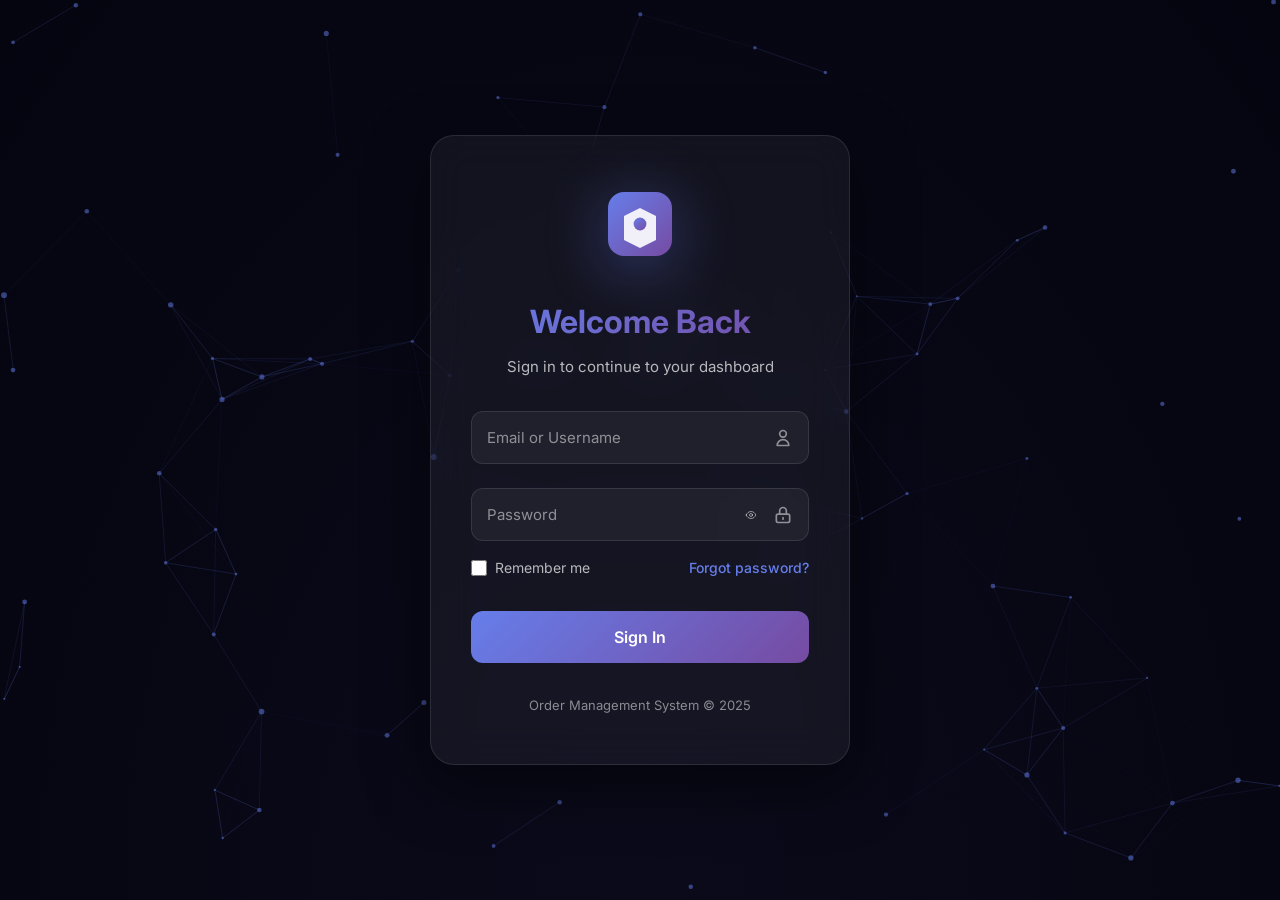
<file: ui/index.html>
<!DOCTYPE html>
<html lang="en">

<head>
    <meta charset="UTF-8">
    <meta name="viewport" content="width=device-width, initial-scale=1.0">
    <title>Login - Order Management System</title>
    <meta name="description" content="Order Management System - Secure Login">
    <link rel="preconnect" href="https://fonts.googleapis.com">
    <link rel="preconnect" href="https://fonts.gstatic.com" crossorigin>
    <link href="https://fonts.googleapis.com/css2?family=Inter:wght@300;400;500;600;700&display=swap" rel="stylesheet">
    <link rel="stylesheet" href="styles.css">
</head>

<body>
    <!-- Particle Background -->
    <canvas id="particles"></canvas>

    <!-- Login Container -->
    <div class="login-wrapper">
        <div class="login-box">
            <!-- Logo -->
            <div class="logo">
                <svg viewBox="0 0 100 100" fill="none" xmlns="http://www.w3.org/2000/svg">
                    <rect x="10" y="10" width="80" height="80" rx="20" fill="url(#gradient1)" />
                    <path d="M30 40 L50 30 L70 40 L70 70 L50 80 L30 70 Z" fill="white" opacity="0.9" />
                    <circle cx="50" cy="50" r="8" fill="url(#gradient1)" />
                    <defs>
                        <linearGradient id="gradient1" x1="0%" y1="0%" x2="100%" y2="100%">
                            <stop offset="0%" style="stop-color:#667eea;stop-opacity:1" />
                            <stop offset="100%" style="stop-color:#764ba2;stop-opacity:1" />
                        </linearGradient>
                    </defs>
                </svg>
            </div>

            <!-- Title -->
            <h1 class="title">Welcome Back</h1>
            <p class="subtitle">Sign in to continue to your dashboard</p>

            <!-- Alert Container -->
            <div id="alertContainer"></div>

            <!-- Login Form -->
            <form id="loginForm" class="form">
                <div class="input-group">
                    <input type="text" id="identifier" name="identifier" class="input" placeholder=" " required
                        autocomplete="username">
                    <label for="identifier" class="label">Email or Username</label>
                    <div class="input-icon">
                        <svg viewBox="0 0 24 24" fill="none" stroke="currentColor">
                            <path stroke-linecap="round" stroke-linejoin="round" stroke-width="2"
                                d="M16 7a4 4 0 11-8 0 4 4 0 018 0zM12 14a7 7 0 00-7 7h14a7 7 0 00-7-7z" />
                        </svg>
                    </div>
                </div>

                <div class="input-group">
                    <input type="password" id="password" name="password" class="input" placeholder=" " required
                        autocomplete="current-password">
                    <label for="password" class="label">Password</label>
                    <div class="input-icon">
                        <svg viewBox="0 0 24 24" fill="none" stroke="currentColor">
                            <path stroke-linecap="round" stroke-linejoin="round" stroke-width="2"
                                d="M12 15v2m-6 4h12a2 2 0 002-2v-6a2 2 0 00-2-2H6a2 2 0 00-2 2v6a2 2 0 002 2zm10-10V7a4 4 0 00-8 0v4h8z" />
                        </svg>
                    </div>
                    <button type="button" class="toggle-password" id="togglePassword">
                        <svg class="eye-icon" viewBox="0 0 24 24" fill="none" stroke="currentColor">
                            <path stroke-linecap="round" stroke-linejoin="round" stroke-width="2"
                                d="M15 12a3 3 0 11-6 0 3 3 0 016 0z" />
                            <path stroke-linecap="round" stroke-linejoin="round" stroke-width="2"
                                d="M2.458 12C3.732 7.943 7.523 5 12 5c4.478 0 8.268 2.943 9.542 7-1.274 4.057-5.064 7-9.542 7-4.477 0-8.268-2.943-9.542-7z" />
                        </svg>
                    </button>
                </div>

                <div class="form-footer">
                    <label class="remember">
                        <input type="checkbox" id="rememberMe">
                        <span>Remember me</span>
                    </label>
                    <a href="#" class="forgot-link">Forgot password?</a>
                </div>

                <button type="submit" class="submit-btn" id="submitBtn">
                    <span class="btn-text">Sign In</span>
                    <div class="btn-loader"></div>
                </button>
            </form>

            <!-- Footer -->
            <div class="login-footer">
                <p>Order Management System © 2025</p>
            </div>
        </div>
    </div>

    <script src="script.js"></script>
</body>

</html>
</file>
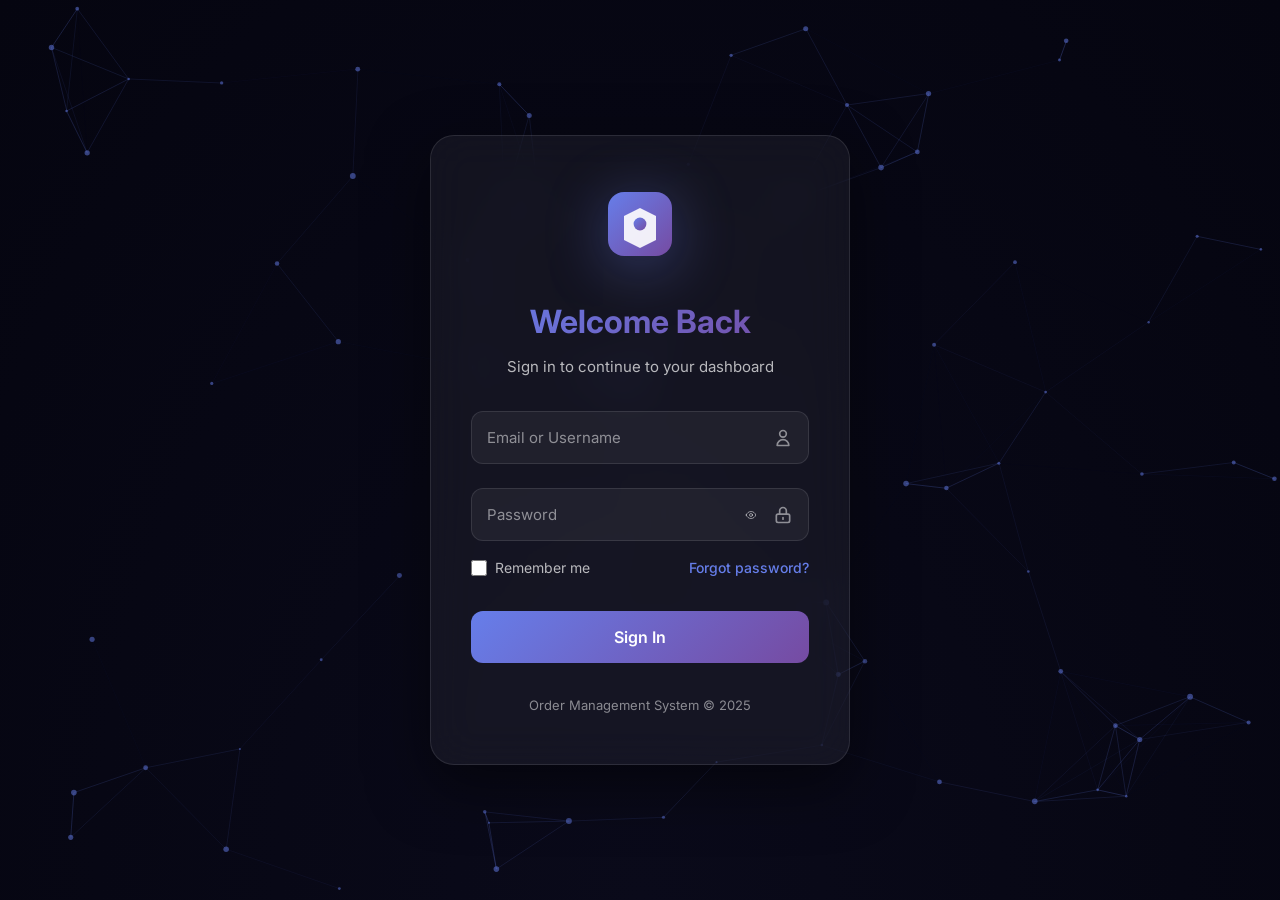
<file: ui/admin/dashboard.html>
<!DOCTYPE html>
<html lang="en">

<head>
    <meta charset="UTF-8">
    <meta name="viewport" content="width=device-width, initial-scale=1.0">
    <title>Admin Dashboard - OMS</title>
    <link href="https://fonts.googleapis.com/css2?family=Inter:wght@300;400;500;600;700&display=swap" rel="stylesheet">
    <link rel="stylesheet" href="dashboard.css">
</head>

<body>
    <!-- Sidebar -->
    <aside class="sidebar" id="sidebar">
        <div class="sidebar-header">
            <div class="logo">
                <svg viewBox="0 0 100 100" fill="none" xmlns="http://www.w3.org/2000/svg">
                    <rect x="10" y="10" width="80" height="80" rx="20" fill="url(#gradient1)" />
                    <path d="M30 40 L50 30 L70 40 L70 70 L50 80 L30 70 Z" fill="white" opacity="0.9" />
                    <circle cx="50" cy="50" r="8" fill="url(#gradient1)" />
                    <defs>
                        <linearGradient id="gradient1" x1="0%" y1="0%" x2="100%" y2="100%">
                            <stop offset="0%" style="stop-color:#667eea;stop-opacity:1" />
                            <stop offset="100%" style="stop-color:#764ba2;stop-opacity:1" />
                        </linearGradient>
                    </defs>
                </svg>
                <span class="logo-text">OMS Admin</span>
            </div>
            <button class="sidebar-toggle" id="sidebarToggle">
                <svg viewBox="0 0 24 24" fill="none" stroke="currentColor">
                    <path stroke-linecap="round" stroke-linejoin="round" stroke-width="2" d="M4 6h16M4 12h16M4 18h16" />
                </svg>
            </button>
        </div>

        <nav class="sidebar-nav">
            <a href="#" class="nav-item active" data-page="overview">
                <svg viewBox="0 0 24 24" fill="none" stroke="currentColor">
                    <path stroke-linecap="round" stroke-linejoin="round" stroke-width="2"
                        d="M3 12l2-2m0 0l7-7 7 7M5 10v10a1 1 0 001 1h3m10-11l2 2m-2-2v10a1 1 0 01-1 1h-3m-6 0a1 1 0 001-1v-4a1 1 0 011-1h2a1 1 0 011 1v4a1 1 0 001 1m-6 0h6" />
                </svg>
                <span>Overview</span>
            </a>
            <a href="#" class="nav-item" data-page="companies">
                <svg viewBox="0 0 24 24" fill="none" stroke="currentColor">
                    <path stroke-linecap="round" stroke-linejoin="round" stroke-width="2"
                        d="M19 21V5a2 2 0 00-2-2H7a2 2 0 00-2 2v16m14 0h2m-2 0h-5m-9 0H3m2 0h5M9 7h1m-1 4h1m4-4h1m-1 4h1m-5 10v-5a1 1 0 011-1h2a1 1 0 011 1v5m-4 0h4" />
                </svg>
                <span>Companies</span>
            </a>
            <a href="#" class="nav-item" data-page="users">
                <svg viewBox="0 0 24 24" fill="none" stroke="currentColor">
                    <path stroke-linecap="round" stroke-linejoin="round" stroke-width="2"
                        d="M12 4.354a4 4 0 110 5.292M15 21H3v-1a6 6 0 0112 0v1zm0 0h6v-1a6 6 0 00-9-5.197M13 7a4 4 0 11-8 0 4 4 0 018 0z" />
                </svg>
                <span>Users</span>
            </a>
            <a href="#" class="nav-item" data-page="products">
                <svg viewBox="0 0 24 24" fill="none" stroke="currentColor">
                    <path stroke-linecap="round" stroke-linejoin="round" stroke-width="2"
                        d="M20 7l-8-4-8 4m16 0l-8 4m8-4v10l-8 4m0-10L4 7m8 4v10M4 7v10l8 4" />
                </svg>
                <span>Products</span>
            </a>
            <a href="#" class="nav-item" data-page="inventory">
                <svg viewBox="0 0 24 24" fill="none" stroke="currentColor">
                    <path stroke-linecap="round" stroke-linejoin="round" stroke-width="2"
                        d="M20 13V6a2 2 0 00-2-2H6a2 2 0 00-2 2v7m16 0v5a2 2 0 01-2 2H6a2 2 0 01-2-2v-5m16 0h-2.586a1 1 0 00-.707.293l-2.414 2.414a1 1 0 01-.707.293h-3.172a1 1 0 01-.707-.293l-2.414-2.414A1 1 0 006.586 13H4" />
                </svg>
                <span>Inventory</span>
            </a>
            <a href="#" class="nav-item" data-page="orders">
                <svg viewBox="0 0 24 24" fill="none" stroke="currentColor">
                    <path stroke-linecap="round" stroke-linejoin="round" stroke-width="2"
                        d="M9 5H7a2 2 0 00-2 2v12a2 2 0 002 2h10a2 2 0 002-2V7a2 2 0 00-2-2h-2M9 5a2 2 0 002 2h2a2 2 0 002-2M9 5a2 2 0 012-2h2a2 2 0 012 2m-3 7h3m-3 4h3m-6-4h.01M9 16h.01" />
                </svg>
                <span>Orders</span>
            </a>
            <a href="#" class="nav-item" data-page="roles">
                <svg viewBox="0 0 24 24" fill="none" stroke="currentColor">
                    <path stroke-linecap="round" stroke-linejoin="round" stroke-width="2"
                        d="M9 12l2 2 4-4m5.618-4.016A11.955 11.955 0 0112 2.944a11.955 11.955 0 01-8.618 3.04A12.02 12.02 0 003 9c0 5.591 3.824 10.29 9 11.622 5.176-1.332 9-6.03 9-11.622 0-1.042-.133-2.052-.382-3.016z" />
                </svg>
                <span>Roles</span>
            </a>
        </nav>

        <div class="sidebar-footer">
            <div class="user-info">
                <div class="user-avatar">
                    <svg viewBox="0 0 24 24" fill="none" stroke="currentColor">
                        <path stroke-linecap="round" stroke-linejoin="round" stroke-width="2"
                            d="M16 7a4 4 0 11-8 0 4 4 0 018 0zM12 14a7 7 0 00-7 7h14a7 7 0 00-7-7z" />
                    </svg>
                </div>
                <div class="user-details">
                    <div class="user-name" id="userName">Admin</div>
                    <div class="user-role">Administrator</div>
                </div>
            </div>
            <button class="logout-btn" onclick="logout()">
                <svg viewBox="0 0 24 24" fill="none" stroke="currentColor">
                    <path stroke-linecap="round" stroke-linejoin="round" stroke-width="2"
                        d="M17 16l4-4m0 0l-4-4m4 4H7m6 4v1a3 3 0 01-3 3H6a3 3 0 01-3-3V7a3 3 0 013-3h4a3 3 0 013 3v1" />
                </svg>
            </button>
        </div>
    </aside>

    <!-- Main Content -->
    <main class="main-content">
        <!-- Header -->
        <header class="header">
            <button class="mobile-menu-btn" id="mobileMenuBtn">
                <svg viewBox="0 0 24 24" fill="none" stroke="currentColor">
                    <path stroke-linecap="round" stroke-linejoin="round" stroke-width="2" d="M4 6h16M4 12h16M4 18h16" />
                </svg>
            </button>
            <h1 class="page-title" id="pageTitle">Overview</h1>
            <div class="header-actions">
                <button class="icon-btn" id="notificationBtn">
                    <svg viewBox="0 0 24 24" fill="none" stroke="currentColor">
                        <path stroke-linecap="round" stroke-linejoin="round" stroke-width="2"
                            d="M15 17h5l-1.405-1.405A2.032 2.032 0 0118 14.158V11a6.002 6.002 0 00-4-5.659V5a2 2 0 10-4 0v.341C7.67 6.165 6 8.388 6 11v3.159c0 .538-.214 1.055-.595 1.436L4 17h5m6 0v1a3 3 0 11-6 0v-1m6 0H9" />
                    </svg>
                    <span class="badge">3</span>
                </button>
            </div>
        </header>

        <!-- Content Area -->
        <div class="content" id="content">
            <!-- Content will be loaded dynamically -->
        </div>
    </main>

    <script src="dashboard.js"></script>
</body>

</html>
</file>
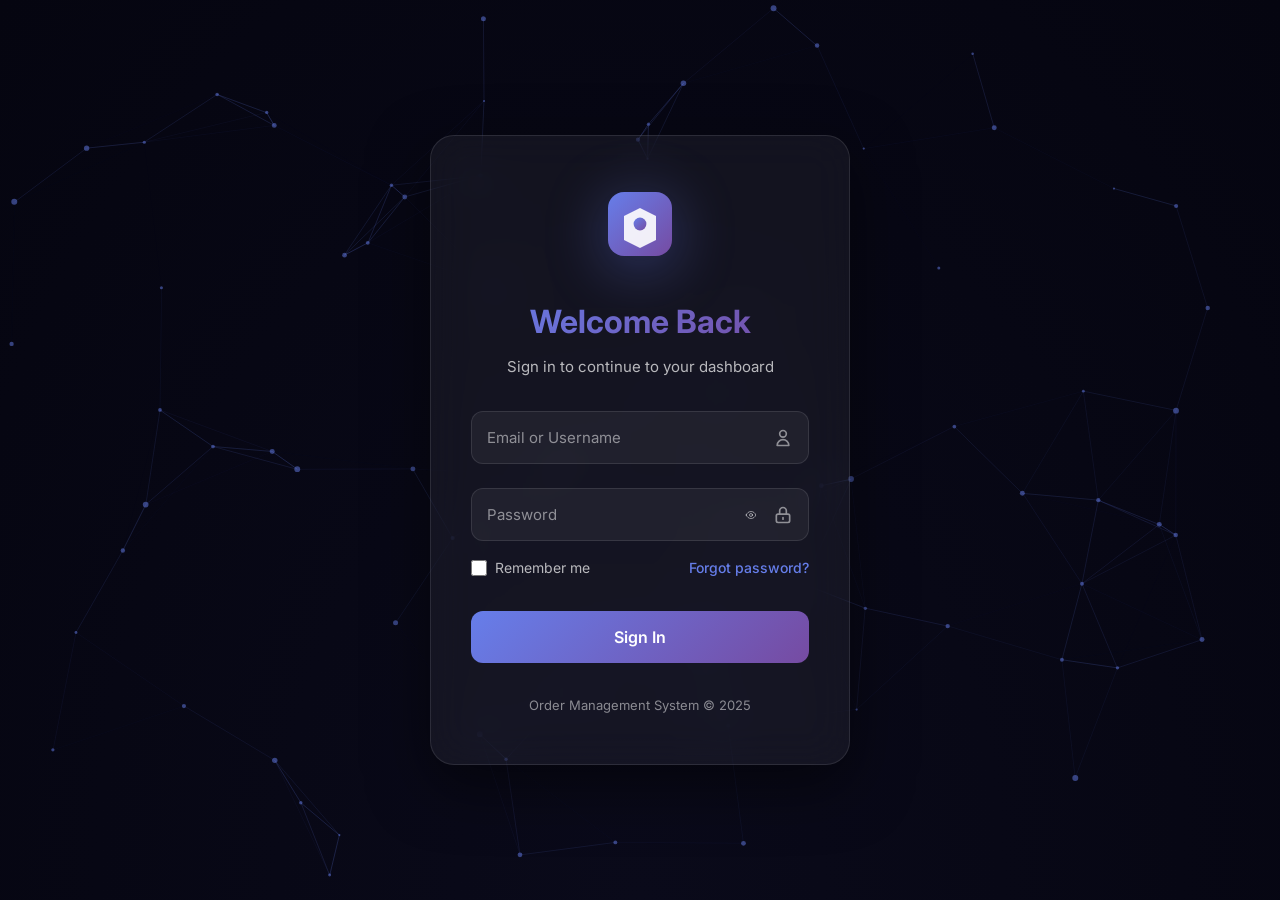
<file: ui/user/dashboard.html>
<!DOCTYPE html>
<html lang="en">

<head>
    <meta charset="UTF-8">
    <meta name="viewport" content="width=device-width, initial-scale=1.0">
    <title>User Dashboard - OMS</title>
    <link href="https://fonts.googleapis.com/css2?family=Inter:wght@300;400;500;600;700&display=swap" rel="stylesheet">
    <style>
        * {
            margin: 0;
            padding: 0;
            box-sizing: border-box;
        }

        body {
            font-family: 'Inter', sans-serif;
            background: linear-gradient(135deg, #667eea 0%, #764ba2 100%);
            min-height: 100vh;
            display: flex;
            align-items: center;
            justify-content: center;
            color: white;
        }

        .dashboard-container {
            text-align: center;
            padding: 3rem;
            background: rgba(255, 255, 255, 0.1);
            border-radius: 2rem;
            backdrop-filter: blur(20px);
            border: 1px solid rgba(255, 255, 255, 0.2);
            box-shadow: 0 20px 60px rgba(0, 0, 0, 0.3);
            max-width: 600px;
        }

        h1 {
            font-size: 3rem;
            margin-bottom: 1rem;
            animation: fadeIn 0.8s ease;
        }

        p {
            font-size: 1.25rem;
            margin-bottom: 2rem;
            opacity: 0.9;
            animation: fadeIn 0.8s ease 0.2s both;
        }

        .user-info {
            background: rgba(255, 255, 255, 0.1);
            padding: 1.5rem;
            border-radius: 1rem;
            margin-bottom: 2rem;
            animation: fadeIn 0.8s ease 0.4s both;
        }

        .logout-btn {
            padding: 1rem 2rem;
            background: white;
            color: #667eea;
            border: none;
            border-radius: 0.5rem;
            font-size: 1rem;
            font-weight: 600;
            cursor: pointer;
            transition: all 0.3s ease;
            animation: fadeIn 0.8s ease 0.6s both;
        }

        .logout-btn:hover {
            transform: translateY(-2px);
            box-shadow: 0 10px 30px rgba(0, 0, 0, 0.3);
        }

        @keyframes fadeIn {
            from {
                opacity: 0;
                transform: translateY(20px);
            }

            to {
                opacity: 1;
                transform: translateY(0);
            }
        }
    </style>
</head>

<body>
    <div class="dashboard-container">
        <h1>🎉 Welcome!</h1>
        <p>You have successfully logged in to the Order Management System</p>

        <div class="user-info">
            <h3>User Information</h3>
            <p id="userEmail">Loading...</p>
            <p id="userType">Type: User</p>
        </div>

        <button class="logout-btn" onclick="logout()">Logout</button>
    </div>

    <script>
        // Display user information
        const userEmail = localStorage.getItem('userEmail');
        const userType = localStorage.getItem('userType');

        if (userEmail) {
            document.getElementById('userEmail').textContent = `Email: ${userEmail}`;
        }

        if (userType) {
            document.getElementById('userType').textContent = `Type: ${userType.charAt(0).toUpperCase() + userType.slice(1)}`;
        }

        // Check if user is logged in
        const accessToken = localStorage.getItem('accessToken');
        if (!accessToken) {
            window.location.href = '../index.html';
        }

        // Logout function
        function logout() {
            localStorage.clear();
            window.location.href = '../index.html';
        }
    </script>
</body>

</html>
</file>
<file: ui/styles.css>
/* ========================================
   RESET & VARIABLES
   ======================================== */
* {
    margin: 0;
    padding: 0;
    box-sizing: border-box;
}

:root {
    /* Colors */
    --primary: #667eea;
    --primary-dark: #5568d3;
    --secondary: #764ba2;
    --bg-dark: #0a0a1a;
    --bg-darker: #050510;
    --text-primary: #ffffff;
    --text-secondary: rgba(255, 255, 255, 0.7);
    --text-muted: rgba(255, 255, 255, 0.5);
    --success: #10b981;
    --error: #ef4444;
    --warning: #f59e0b;

    /* Glass */
    --glass-bg: rgba(255, 255, 255, 0.05);
    --glass-border: rgba(255, 255, 255, 0.1);
    --glass-shadow: rgba(0, 0, 0, 0.5);

    /* Transitions */
    --transition: 0.3s cubic-bezier(0.4, 0, 0.2, 1);
}

body {
    font-family: 'Inter', -apple-system, BlinkMacSystemFont, 'Segoe UI', sans-serif;
    background: var(--bg-darker);
    color: var(--text-primary);
    min-height: 100vh;
    overflow: hidden;
    line-height: 1.6;
}

/* ========================================
   PARTICLE BACKGROUND
   ======================================== */
#particles {
    position: fixed;
    top: 0;
    left: 0;
    width: 100%;
    height: 100%;
    z-index: 0;
    background: radial-gradient(ellipse at bottom, var(--bg-dark) 0%, var(--bg-darker) 100%);
}

/* ========================================
   LOGIN WRAPPER
   ======================================== */
.login-wrapper {
    position: relative;
    z-index: 1;
    min-height: 100vh;
    display: flex;
    align-items: center;
    justify-content: center;
    padding: 2rem;
}

.login-box {
    width: 100%;
    max-width: 420px;
    background: var(--glass-bg);
    backdrop-filter: blur(20px);
    border: 1px solid var(--glass-border);
    border-radius: 24px;
    padding: 3rem 2.5rem;
    box-shadow: 0 20px 60px var(--glass-shadow);
    animation: fadeInUp 0.6s ease;
}

@keyframes fadeInUp {
    from {
        opacity: 0;
        transform: translateY(30px);
    }

    to {
        opacity: 1;
        transform: translateY(0);
    }
}

/* ========================================
   LOGO
   ======================================== */
.logo {
    width: 80px;
    height: 80px;
    margin: 0 auto 2rem;
    animation: pulse 3s infinite ease-in-out;
}

.logo svg {
    width: 100%;
    height: 100%;
    filter: drop-shadow(0 10px 30px rgba(102, 126, 234, 0.4));
}

@keyframes pulse {

    0%,
    100% {
        transform: scale(1);
    }

    50% {
        transform: scale(1.05);
    }
}

/* ========================================
   TITLE
   ======================================== */
.title {
    font-size: 2rem;
    font-weight: 700;
    text-align: center;
    margin-bottom: 0.5rem;
    background: linear-gradient(135deg, var(--primary), var(--secondary));
    -webkit-background-clip: text;
    -webkit-text-fill-color: transparent;
    background-clip: text;
}

.subtitle {
    text-align: center;
    color: var(--text-secondary);
    font-size: 0.9375rem;
    margin-bottom: 2rem;
}

/* ========================================
   ALERTS
   ======================================== */
.alert {
    padding: 1rem;
    border-radius: 12px;
    margin-bottom: 1.5rem;
    font-size: 0.875rem;
    font-weight: 500;
    display: flex;
    align-items: center;
    gap: 0.75rem;
    animation: slideDown 0.3s ease;
}

@keyframes slideDown {
    from {
        opacity: 0;
        transform: translateY(-10px);
    }

    to {
        opacity: 1;
        transform: translateY(0);
    }
}

.alert-success {
    background: rgba(16, 185, 129, 0.1);
    border: 1px solid rgba(16, 185, 129, 0.3);
    color: var(--success);
}

.alert-error {
    background: rgba(239, 68, 68, 0.1);
    border: 1px solid rgba(239, 68, 68, 0.3);
    color: var(--error);
}

.alert-warning {
    background: rgba(245, 158, 11, 0.1);
    border: 1px solid rgba(245, 158, 11, 0.3);
    color: var(--warning);
}

/* ========================================
   FORM
   ======================================== */
.form {
    display: flex;
    flex-direction: column;
    gap: 1.5rem;
}

/* Input Groups with Floating Labels */
.input-group {
    position: relative;
}

.input {
    width: 100%;
    padding: 1rem 3rem 1rem 1rem;
    background: rgba(255, 255, 255, 0.05);
    border: 1px solid var(--glass-border);
    border-radius: 12px;
    color: var(--text-primary);
    font-size: 0.9375rem;
    font-family: inherit;
    transition: all var(--transition);
    outline: none;
}

.input:focus {
    background: rgba(255, 255, 255, 0.08);
    border-color: var(--primary);
    box-shadow: 0 0 0 3px rgba(102, 126, 234, 0.1);
}

.input:focus+.label,
.input:not(:placeholder-shown)+.label {
    top: -0.5rem;
    left: 0.75rem;
    font-size: 0.75rem;
    color: var(--primary);
    background: var(--bg-darker);
    padding: 0 0.5rem;
}

.label {
    position: absolute;
    left: 1rem;
    top: 50%;
    transform: translateY(-50%);
    color: var(--text-muted);
    font-size: 0.9375rem;
    pointer-events: none;
    transition: all var(--transition);
}

.input-icon {
    position: absolute;
    right: 1rem;
    top: 50%;
    transform: translateY(-50%);
    width: 20px;
    height: 20px;
    color: var(--text-muted);
    pointer-events: none;
    transition: color var(--transition);
}

.input:focus~.input-icon {
    color: var(--primary);
}

.input-icon svg {
    width: 100%;
    height: 100%;
}

/* Password Toggle */
.toggle-password {
    position: absolute;
    right: 3rem;
    top: 50%;
    transform: translateY(-50%);
    background: none;
    border: none;
    cursor: pointer;
    padding: 0.25rem;
    color: var(--text-muted);
    transition: color var(--transition);
    width: 20px;
    height: 20px;
}

.toggle-password:hover {
    color: var(--text-primary);
}

.eye-icon {
    width: 100%;
    height: 100%;
}

/* Form Footer */
.form-footer {
    display: flex;
    align-items: center;
    justify-content: space-between;
    margin-top: -0.5rem;
}

.remember {
    display: flex;
    align-items: center;
    gap: 0.5rem;
    cursor: pointer;
    user-select: none;
    font-size: 0.875rem;
    color: var(--text-secondary);
}

.remember input[type="checkbox"] {
    width: 16px;
    height: 16px;
    cursor: pointer;
    accent-color: var(--primary);
}

.forgot-link {
    font-size: 0.875rem;
    color: var(--primary);
    text-decoration: none;
    font-weight: 500;
    transition: color var(--transition);
}

.forgot-link:hover {
    color: var(--secondary);
}

/* Submit Button */
.submit-btn {
    width: 100%;
    padding: 1rem;
    background: linear-gradient(135deg, var(--primary), var(--secondary));
    border: none;
    border-radius: 12px;
    color: white;
    font-size: 1rem;
    font-weight: 600;
    font-family: inherit;
    cursor: pointer;
    display: flex;
    align-items: center;
    justify-content: center;
    gap: 0.5rem;
    transition: all var(--transition);
    position: relative;
    overflow: hidden;
    margin-top: 0.5rem;
}

.submit-btn::before {
    content: '';
    position: absolute;
    top: 0;
    left: -100%;
    width: 100%;
    height: 100%;
    background: linear-gradient(90deg, transparent, rgba(255, 255, 255, 0.2), transparent);
    transition: left 0.5s;
}

.submit-btn:hover::before {
    left: 100%;
}

.submit-btn:hover {
    transform: translateY(-2px);
    box-shadow: 0 10px 30px rgba(102, 126, 234, 0.4);
}

.submit-btn:active {
    transform: translateY(0);
}

.submit-btn.loading {
    pointer-events: none;
}

.submit-btn.loading .btn-text {
    opacity: 0;
}

.btn-loader {
    display: none;
    width: 20px;
    height: 20px;
    border: 2px solid rgba(255, 255, 255, 0.3);
    border-top-color: white;
    border-radius: 50%;
    animation: spin 0.6s linear infinite;
    position: absolute;
}

.submit-btn.loading .btn-loader {
    display: block;
}

@keyframes spin {
    to {
        transform: rotate(360deg);
    }
}

/* Login Footer */
.login-footer {
    margin-top: 2rem;
    text-align: center;
    font-size: 0.8125rem;
    color: var(--text-muted);
}

/* ========================================
   RESPONSIVE
   ======================================== */
@media (max-width: 480px) {
    .login-wrapper {
        padding: 1rem;
    }

    .login-box {
        padding: 2rem 1.5rem;
    }

    .title {
        font-size: 1.75rem;
    }

    .logo {
        width: 60px;
        height: 60px;
    }
}

@media (max-height: 700px) {
    .login-box {
        padding: 2rem 2.5rem;
    }

    .logo {
        width: 60px;
        height: 60px;
        margin-bottom: 1.5rem;
    }

    .title {
        font-size: 1.75rem;
    }
}

/* ========================================
   ANIMATIONS
   ======================================== */
@keyframes shake {

    0%,
    100% {
        transform: translateX(0);
    }

    10%,
    30%,
    50%,
    70%,
    90% {
        transform: translateX(-10px);
    }

    20%,
    40%,
    60%,
    80% {
        transform: translateX(10px);
    }
}

.error-shake {
    animation: shake 0.5s;
}
</file>
<file: ui/admin/dashboard.css>
/* ========================================
   VARIABLES & RESET
   ======================================== */
* {
    margin: 0;
    padding: 0;
    box-sizing: border-box;
}

:root {
    /* Colors */
    --primary: #667eea;
    --primary-dark: #5568d3;
    --secondary: #764ba2;
    --bg-dark: #0a0a1a;
    --bg-darker: #050510;
    --bg-card: #1a1a2e;
    --text-primary: #ffffff;
    --text-secondary: rgba(255, 255, 255, 0.7);
    --text-muted: rgba(255, 255, 255, 0.5);
    --success: #10b981;
    --error: #ef4444;
    --warning: #f59e0b;
    --info: #3b82f6;

    /* Sidebar */
    --sidebar-width: 260px;
    --sidebar-collapsed: 80px;

    /* Transitions */
    --transition: 0.3s cubic-bezier(0.4, 0, 0.2, 1);
}

body {
    font-family: 'Inter', -apple-system, BlinkMacSystemFont, 'Segoe UI', sans-serif;
    background: var(--bg-darker);
    color: var(--text-primary);
    line-height: 1.6;
    overflow-x: hidden;
}

/* ========================================
   SIDEBAR
   ======================================== */
.sidebar {
    position: fixed;
    left: 0;
    top: 0;
    width: var(--sidebar-width);
    height: 100vh;
    background: var(--bg-dark);
    border-right: 1px solid rgba(255, 255, 255, 0.1);
    display: flex;
    flex-direction: column;
    transition: all var(--transition);
    z-index: 1000;
}

.sidebar-header {
    padding: 1.5rem;
    display: flex;
    align-items: center;
    justify-content: space-between;
    border-bottom: 1px solid rgba(255, 255, 255, 0.1);
}

.logo {
    display: flex;
    align-items: center;
    gap: 0.75rem;
}

.logo svg {
    width: 40px;
    height: 40px;
    flex-shrink: 0;
}

.logo-text {
    font-size: 1.25rem;
    font-weight: 700;
    background: linear-gradient(135deg, var(--primary), var(--secondary));
    -webkit-background-clip: text;
    -webkit-text-fill-color: transparent;
    background-clip: text;
    white-space: nowrap;
}

.sidebar-toggle {
    background: none;
    border: none;
    color: var(--text-secondary);
    cursor: pointer;
    padding: 0.5rem;
    border-radius: 0.5rem;
    transition: all var(--transition);
    display: none;
}

.sidebar-toggle:hover {
    background: rgba(255, 255, 255, 0.05);
    color: var(--text-primary);
}

.sidebar-toggle svg {
    width: 20px;
    height: 20px;
}

/* Sidebar Navigation */
.sidebar-nav {
    flex: 1;
    padding: 1rem 0;
    overflow-y: auto;
}

.sidebar-nav::-webkit-scrollbar {
    width: 4px;
}

.sidebar-nav::-webkit-scrollbar-thumb {
    background: rgba(255, 255, 255, 0.1);
    border-radius: 4px;
}

.nav-item {
    display: flex;
    align-items: center;
    gap: 0.75rem;
    padding: 0.875rem 1.5rem;
    color: var(--text-secondary);
    text-decoration: none;
    transition: all var(--transition);
    position: relative;
}

.nav-item::before {
    content: '';
    position: absolute;
    left: 0;
    top: 0;
    height: 100%;
    width: 3px;
    background: var(--primary);
    transform: scaleY(0);
    transition: transform var(--transition);
}

.nav-item:hover {
    background: rgba(255, 255, 255, 0.05);
    color: var(--text-primary);
}

.nav-item.active {
    background: rgba(102, 126, 234, 0.1);
    color: var(--primary);
}

.nav-item.active::before {
    transform: scaleY(1);
}

.nav-item svg {
    width: 20px;
    height: 20px;
    flex-shrink: 0;
}

.nav-item span {
    white-space: nowrap;
}

/* Sidebar Footer */
.sidebar-footer {
    padding: 1rem 1.5rem;
    border-top: 1px solid rgba(255, 255, 255, 0.1);
    display: flex;
    align-items: center;
    gap: 0.75rem;
}

.user-info {
    flex: 1;
    display: flex;
    align-items: center;
    gap: 0.75rem;
    min-width: 0;
}

.user-avatar {
    width: 40px;
    height: 40px;
    border-radius: 50%;
    background: linear-gradient(135deg, var(--primary), var(--secondary));
    display: flex;
    align-items: center;
    justify-content: center;
    flex-shrink: 0;
}

.user-avatar svg {
    width: 24px;
    height: 24px;
    color: white;
}

.user-details {
    flex: 1;
    min-width: 0;
}

.user-name {
    font-size: 0.875rem;
    font-weight: 600;
    color: var(--text-primary);
    white-space: nowrap;
    overflow: hidden;
    text-overflow: ellipsis;
}

.user-role {
    font-size: 0.75rem;
    color: var(--text-muted);
}

.logout-btn {
    background: none;
    border: none;
    color: var(--text-secondary);
    cursor: pointer;
    padding: 0.5rem;
    border-radius: 0.5rem;
    transition: all var(--transition);
    flex-shrink: 0;
}

.logout-btn:hover {
    background: rgba(239, 68, 68, 0.1);
    color: var(--error);
}

.logout-btn svg {
    width: 20px;
    height: 20px;
}

/* ========================================
   MAIN CONTENT
   ======================================== */
.main-content {
    margin-left: var(--sidebar-width);
    min-height: 100vh;
    transition: margin-left var(--transition);
}

/* Header */
.header {
    background: var(--bg-dark);
    border-bottom: 1px solid rgba(255, 255, 255, 0.1);
    padding: 1.5rem 2rem;
    display: flex;
    align-items: center;
    gap: 1rem;
    position: sticky;
    top: 0;
    z-index: 100;
}

.mobile-menu-btn {
    display: none;
    background: none;
    border: none;
    color: var(--text-primary);
    cursor: pointer;
    padding: 0.5rem;
}

.mobile-menu-btn svg {
    width: 24px;
    height: 24px;
}

.page-title {
    font-size: 1.5rem;
    font-weight: 700;
    flex: 1;
}

.header-actions {
    display: flex;
    align-items: center;
    gap: 0.5rem;
}

.icon-btn {
    position: relative;
    background: rgba(255, 255, 255, 0.05);
    border: 1px solid rgba(255, 255, 255, 0.1);
    color: var(--text-primary);
    cursor: pointer;
    padding: 0.75rem;
    border-radius: 0.75rem;
    transition: all var(--transition);
}

.icon-btn:hover {
    background: rgba(255, 255, 255, 0.1);
}

.icon-btn svg {
    width: 20px;
    height: 20px;
}

.badge {
    position: absolute;
    top: -4px;
    right: -4px;
    background: var(--error);
    color: white;
    font-size: 0.625rem;
    font-weight: 600;
    padding: 0.125rem 0.375rem;
    border-radius: 1rem;
    min-width: 18px;
    text-align: center;
}

/* Content */
.content {
    padding: 2rem;
}

/* ========================================
   STATS CARDS
   ======================================== */
.stats-grid {
    display: grid;
    grid-template-columns: repeat(auto-fit, minmax(250px, 1fr));
    gap: 1.5rem;
    margin-bottom: 2rem;
}

.stat-card {
    background: var(--bg-card);
    border: 1px solid rgba(255, 255, 255, 0.1);
    border-radius: 1rem;
    padding: 1.5rem;
    transition: all var(--transition);
}

.stat-card:hover {
    transform: translateY(-4px);
    box-shadow: 0 10px 30px rgba(0, 0, 0, 0.3);
}

.stat-header {
    display: flex;
    align-items: center;
    justify-content: space-between;
    margin-bottom: 1rem;
}

.stat-title {
    font-size: 0.875rem;
    color: var(--text-secondary);
    font-weight: 500;
}

.stat-icon {
    width: 40px;
    height: 40px;
    border-radius: 0.75rem;
    display: flex;
    align-items: center;
    justify-content: center;
}

.stat-icon svg {
    width: 20px;
    height: 20px;
}

.stat-icon.primary {
    background: rgba(102, 126, 234, 0.1);
    color: var(--primary);
}

.stat-icon.success {
    background: rgba(16, 185, 129, 0.1);
    color: var(--success);
}

.stat-icon.warning {
    background: rgba(245, 158, 11, 0.1);
    color: var(--warning);
}

.stat-icon.error {
    background: rgba(239, 68, 68, 0.1);
    color: var(--error);
}

.stat-value {
    font-size: 2rem;
    font-weight: 700;
    margin-bottom: 0.25rem;
}

.stat-change {
    font-size: 0.875rem;
    display: flex;
    align-items: center;
    gap: 0.25rem;
}

.stat-change.positive {
    color: var(--success);
}

.stat-change.negative {
    color: var(--error);
}

/* ========================================
   TABLES
   ======================================== */
.table-container {
    background: var(--bg-card);
    border: 1px solid rgba(255, 255, 255, 0.1);
    border-radius: 1rem;
    overflow: hidden;
}

.table-header {
    padding: 1.5rem;
    border-bottom: 1px solid rgba(255, 255, 255, 0.1);
    display: flex;
    align-items: center;
    justify-content: space-between;
}

.table-title {
    font-size: 1.125rem;
    font-weight: 600;
}

.table-actions {
    display: flex;
    gap: 0.75rem;
}

.btn {
    padding: 0.625rem 1.25rem;
    border-radius: 0.5rem;
    font-size: 0.875rem;
    font-weight: 500;
    cursor: pointer;
    transition: all var(--transition);
    border: none;
    font-family: inherit;
}

.btn-primary {
    background: linear-gradient(135deg, var(--primary), var(--secondary));
    color: white;
}

.btn-primary:hover {
    transform: translateY(-2px);
    box-shadow: 0 10px 20px rgba(102, 126, 234, 0.3);
}

.btn-secondary {
    background: rgba(255, 255, 255, 0.05);
    border: 1px solid rgba(255, 255, 255, 0.1);
    color: var(--text-primary);
}

.btn-secondary:hover {
    background: rgba(255, 255, 255, 0.1);
}

.table-wrapper {
    overflow-x: auto;
}

table {
    width: 100%;
    border-collapse: collapse;
}

thead {
    background: rgba(255, 255, 255, 0.02);
}

th {
    padding: 1rem 1.5rem;
    text-align: left;
    font-size: 0.875rem;
    font-weight: 600;
    color: var(--text-secondary);
    white-space: nowrap;
}

td {
    padding: 1rem 1.5rem;
    border-top: 1px solid rgba(255, 255, 255, 0.05);
    font-size: 0.875rem;
}

tbody tr {
    transition: background var(--transition);
}

tbody tr:hover {
    background: rgba(255, 255, 255, 0.02);
}

/* ========================================
   RESPONSIVE
   ======================================== */
@media (max-width: 1024px) {
    .sidebar {
        transform: translateX(-100%);
    }

    .sidebar.active {
        transform: translateX(0);
    }

    .main-content {
        margin-left: 0;
    }

    .mobile-menu-btn {
        display: block;
    }
}

@media (max-width: 768px) {
    .header {
        padding: 1rem;
    }

    .content {
        padding: 1rem;
    }

    .stats-grid {
        grid-template-columns: 1fr;
    }

    .table-header {
        flex-direction: column;
        align-items: flex-start;
        gap: 1rem;
    }
}

/* ========================================
   LOADING & EMPTY STATES
   ======================================== */
.loading {
    display: flex;
    align-items: center;
    justify-content: center;
    padding: 3rem;
}

.spinner {
    width: 40px;
    height: 40px;
    border: 3px solid rgba(255, 255, 255, 0.1);
    border-top-color: var(--primary);
    border-radius: 50%;
    animation: spin 0.8s linear infinite;
}

@keyframes spin {
    to {
        transform: rotate(360deg);
    }
}

.empty-state {
    text-align: center;
    padding: 3rem;
    color: var(--text-muted);
}

.empty-state svg {
    width: 64px;
    height: 64px;
    margin-bottom: 1rem;
    opacity: 0.5;
}
</file>
